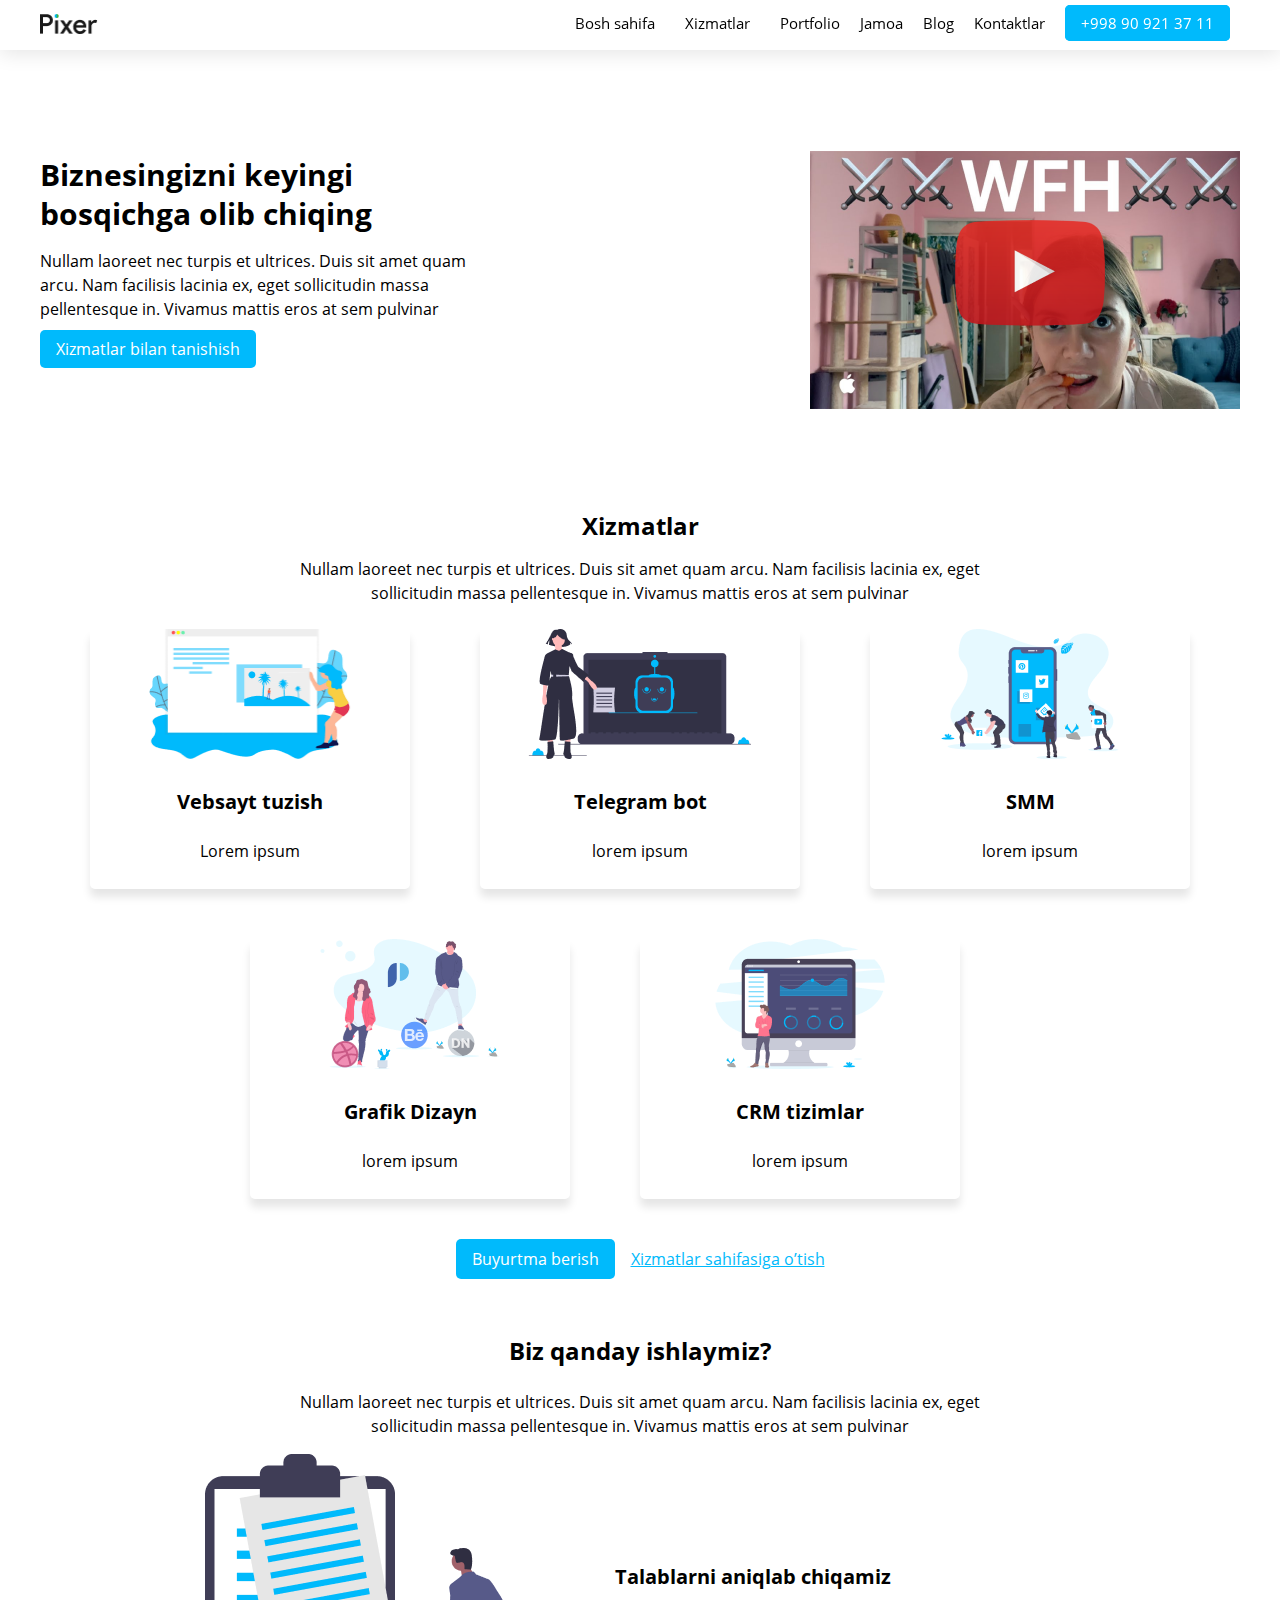
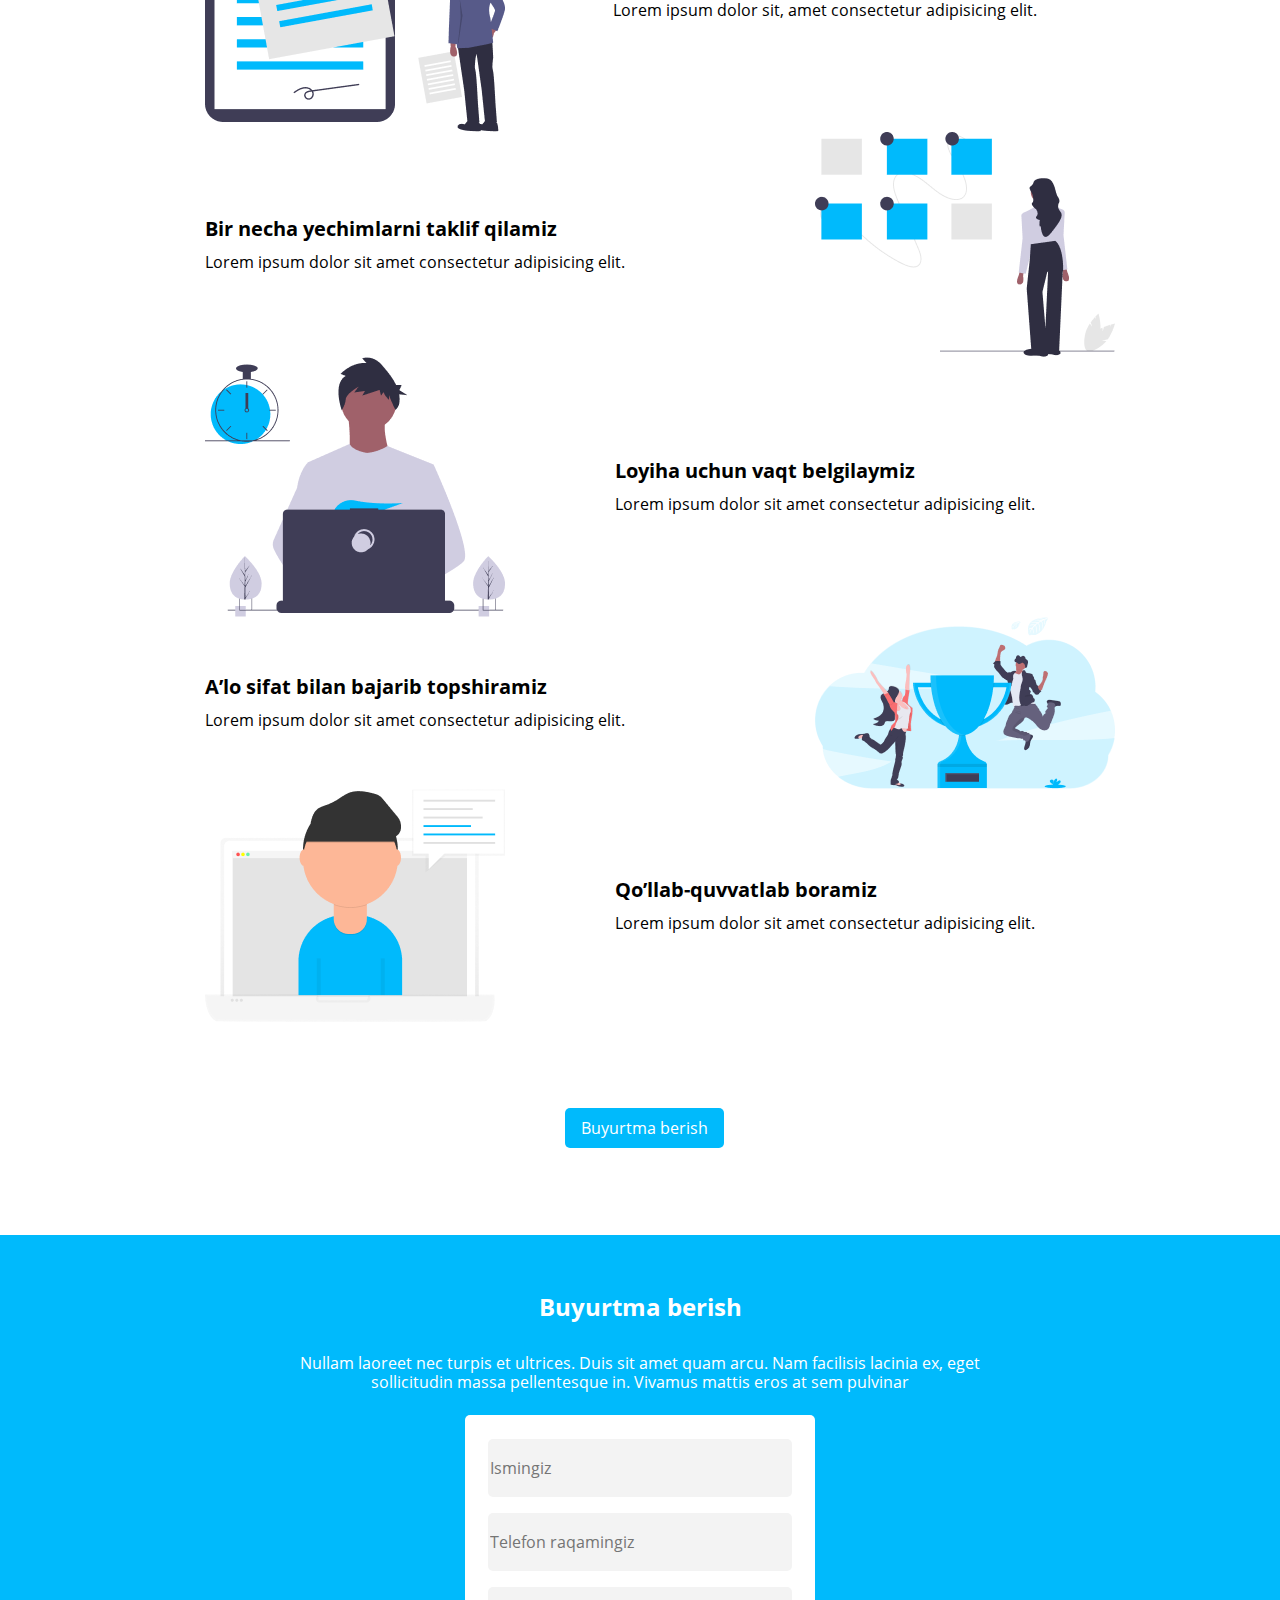
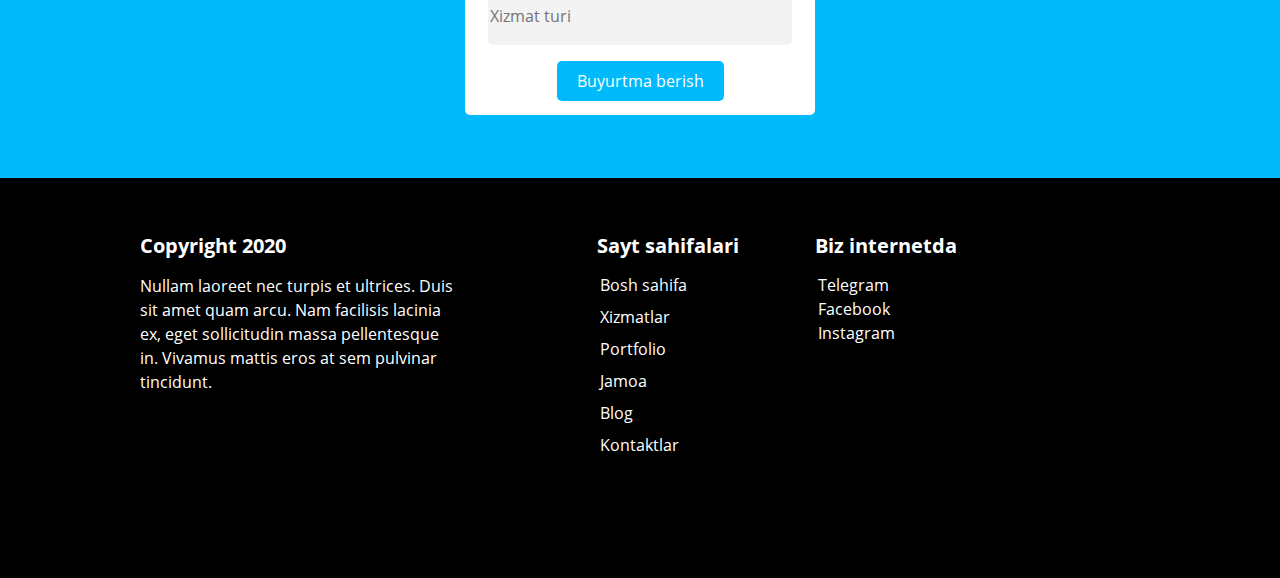
<file: index.html>
<!DOCTYPE html>
<html lang="en">
<head>
    <meta charset="UTF-8">
    <meta http-equiv="X-UA-Compatible" content="IE=edge">
    <meta name="viewport" content="width=device-width, initial-scale=1.0">
    <link rel="stylesheet" href="./css/normalize.css">
    <link rel="stylesheet" href="./css/fonts.css">
    <link rel="stylesheet" href="./css/style.css">
    <title>Pixer-exem project</title>
</head>
<body>
    <div class="main">
        <header>    
            <div class="container">        
                <div class="header-main">
                    <img src="./img/pixer-logo.png" srcset="./img/pixer-logo.png 1x, ./img/pixer-logo@2x.png 2x"  alt="logo" width="58" height="20">
                    <nav class="navbar">
                        <ul class="navbar-items">
                            <li class="nav-item"><a href="#">Bosh sahifa</a></li>
                            <li class="nav-item dropdown"><a class="nav-item" href="xizmatlar">Xizmatlar</a>
                                <ul class="dropdown-menu">
                                    <li><a href="#">Websayt</a></li>
                                    <li><a href="#">Telegram bot</a></li>
                                    <li><a href="#">SMM</a></li>
                                    <li><a href="#">Grafik dizayn</a></li>
                                    <li><a href="#">CRM tizim</a></li>
                                </ul>
                            </li>
                            <li class="nav-item"><a href="#">Portfolio</a></li>
                            <li class="nav-item"><a href="#">Jamoa</a></li>
                            <li class="nav-item"><a href="#">Blog</a></li>
                            <li class="nav-item"><a href="#">Kontaktlar</a></li>
                            <li class="nav-item-plus"><a href="#">+998 90 921 37 11</a></li>
                        </ul>
                    </nav>
                </div>
            </div>
        </header>
        <section class="youtube">
            <div class="container">
                <div class="youtube_main">
                    <div class="youtube-text">
                        <h2 class="youtube-text__header">Biznesingizni keyingi bosqichga olib chiqing</h2>
                        <p class="youtube-text__text">Nullam laoreet nec turpis et ultrices. Duis sit amet quam arcu. Nam facilisis lacinia ex, eget sollicitudin massa pellentesque in. Vivamus mattis eros at sem pulvinar</p>
                        <a class="youtube-text__link" href="#">Xizmatlar bilan tanishish</a>
                    </div>
                    <div class="youtube-images">
                        <a href="https://youtube.com">
                            <img class="youtube-2" src="./img/youtube-play-button.png" alt="youtube-2">
                        </a>
                    </div>
                </div>
            </div>
        </section>
        <section class="xizmatlar" id="xizmat">
            <div class="container">
                <h3 class="xizmatlar-header">Xizmatlar</h3>
                <p class="xizmatlar-text">Nullam laoreet nec turpis et ultrices. Duis sit amet quam arcu. Nam facilisis lacinia ex, eget sollicitudin massa pellentesque in. Vivamus mattis eros at sem pulvinar
                </p>
                <div class="xizmatlar-boxes">
                    <span class="x-box">
                        <img src="./img/website-illustration.png" srcset="./img/website-illustration.png 1x, ./img/website-illustration@2x.png 2x" alt="website-illustration" width="202" height="130">
                        <h4>Vebsayt tuzish</h4>
                        <p>Lorem ipsum</p>
                    </span>
                    <span class="x-box">
                        <img src="./img/bot-illustration.png" srcset="./img/bot-illustration.png 1x, ./img/bot-illustration@2x.png 2x" alt="bot-illustration">
                        <h4>Telegram bot</h4>
                        <p>lorem ipsum</p>
                    </span>
                    <span class="x-box">
                        <img src="./img/smm-illustration.png" srcset="./img/smm-illustration.png 1x, ./img/smm-illustration@2x.png 2x" alt="smm-illustration">
                        <h4>SMM</h4>
                        <p>lorem ipsum</p>
                    </span>
                    <span class="x-box">
                        <img src="./img/design-illustration.png" srcset="./img/design-illustration.png 1x, ./img/design-illustration@2x.png 2x" alt="design-illustration">
                        <h4>Grafik Dizayn</h4>
                        <p>lorem ipsum</p>
                    </span>
                    <span class="x-box"> 
                        <img src="./img/crm-illustration.png" srcset="./img/crm-illustration.png 1x, ./img/crm-illustration@2x.png 2x" alt="crm-illustration">
                        <h4>CRM tizimlar</h4>
                        <p>lorem ipsum</p>
                    </span>
                </div>
                <span class="xizmatlar-links">
                    <a class="x-link-1" href="#">Buyurtma berish</a>
                    <a class="x-link-2" href="#">Xizmatlar sahifasiga o’tish </a>
                </span>
            </div>
        </section>
        <section class="bizqandayish">
            <div class="container-1">
                <div class="bizqandayish-main">
                    <h3>Biz qanday ishlaymiz?</h3>
                    <p>Nullam laoreet nec turpis et ultrices. Duis sit amet quam arcu. Nam facilisis lacinia ex, eget sollicitudin massa pellentesque in. Vivamus mattis eros at sem pulvinar</p>
                    <ul class="bizqandayish-main__list">
                        <li class="_list-wrapper">
                            <img src="./img/step-illlustration1.png" srcset="./img/step-illlustration1.png 1x, ./img/step-illlustration1@2x.png 2x" alt="step-1">
                            <div class="_list-wrapper_main">
                                <h4>Talablarni aniqlab chiqamiz</h4>
                                <p>Lorem ipsum dolor sit, amet consectetur adipisicing elit.</p>
                            </div>
                        </li>
                        <li class="_list-wrapper reverse">
                            <img src="./img/step-illlustration2.png" srcset="./img/step-illlustration2.png 1x, ./img/step-illlustration2@2x.png 2x" alt="step-2">
                            <div class="_list-wrapper_main">
                                <h4>Bir necha yechimlarni taklif qilamiz</h4>
                                <p>Lorem ipsum dolor sit amet consectetur adipisicing elit.</p>
                            </div>
                        </li>
                        <li class="_list-wrapper">
                            <img src="./img/step-illustration3.png" srcset="./img/step-illustration3.png 1x, ./img/step-illustration3@2x.png 2x" alt="step-3">
                            <div class="_list-wrapper_main">
                                <h4>Loyiha uchun vaqt belgilaymiz</h4>
                                <p>Lorem ipsum dolor sit amet consectetur adipisicing elit.</p>
                            </div>
                            
                        </li>
                        <li class="_list-wrapper reverse">
                            <img src="./img/step-illustration4.png" srcset="./img/step-illustration4.png 1x, ./img/step-illustration4@2x.png 2x" alt="step-4">
                            <div class="_list-wrapper_main">
                                <h4>A’lo sifat bilan bajarib topshiramiz</h4>
                                <p>Lorem ipsum dolor sit amet consectetur adipisicing elit.</p>
                            </div>
                        </li>
                        <li class="_list-wrapper">
                            <img src="./img/step-illustration5.png" srcset="./img/step-illustration5.png 1x, ./img/step-illustration5@2x.png 2x" alt="step-5">
                            <div class="_list-wrapper_main">
                                <h4>Qo’llab-quvvatlab boramiz</h4>
                                <p>Lorem ipsum dolor sit amet consectetur adipisicing elit.</p>
                            </div>
                        </li>
                    </ul>
                </div><a class="-main__link" href="#">Buyurtma berish</a>
            </div>  
        </section>
        <section class="buyurtma">
            <h4>Buyurtma berish</h4>
            <p>Nullam laoreet nec turpis et ultrices. Duis sit amet quam arcu. Nam facilisis lacinia ex, eget sollicitudin massa pellentesque in. Vivamus mattis eros at sem pulvinar</p>
            <div class="buyurtma-box">
                <form class="form" action="https://echo.htmlacademy.com" method="POST">
                    <input type="text" required id="name" placeholder="Ismingiz">
                    <input type="text" required id="number" placeholder="Telefon raqamingiz"><br>
                    <input list="browsers" name="browser" id="browser" required placeholder="Xizmat turi">
                    <datalist id="browsers">
                        <option value="Edge">
                            <option value="Firefox">
                                <option value="Chrome">
                                    <option value="Opera">
                                        <option value="Safari">
                                        </datalist>
                                        <button type="submit">Buyurtma berish</button>
                                    </form>
                                </div>
                            </section>
                            <footer>
                                <div class="container">
                                    <div class="footer-main">
                                        <div class="footer-block hover">
                                            <h4>Copyright 2020</h4>
                                            <p>Nullam laoreet nec turpis et ultrices. Duis sit amet quam arcu. Nam facilisis lacinia ex, eget sollicitudin massa pellentesque in. Vivamus mattis eros at sem pulvinar tincidunt.</p>
                                        </div>
                                        <div class="footer-block-2">
                                            <h4>Sayt sahifalari</h4>
                                            <ul class="footer-list hover">
                                                <li><a href="#">Bosh sahifa</a></li>
                                                <li><a href="#">Xizmatlar</a></li>
                                                <li><a href="#">Portfolio</a></li>
                                                <li><a href="#">Jamoa</a></li>
                                                <li><a href="#">Blog</a></li>
                                                <li><a href="#">Kontaktlar</a></li>
                                            </ul>
                                        </div>
                                        <div class="footer-block-3">
                                            <h4>Biz internetda</h4>
                                            <ul class="footer-block-3__list hover">
                                                <li><a href="#">Telegram</a></li>
                                                <li><a href="#">Facebook</a></li>
                                                <li><a href="#">Instagram</a></li>
                                            </ul>
                                        </div>
                                    </div>
                                </div>
                            </footer>
                        </div>  
                    </div>
                </body>
                </html>
</file>
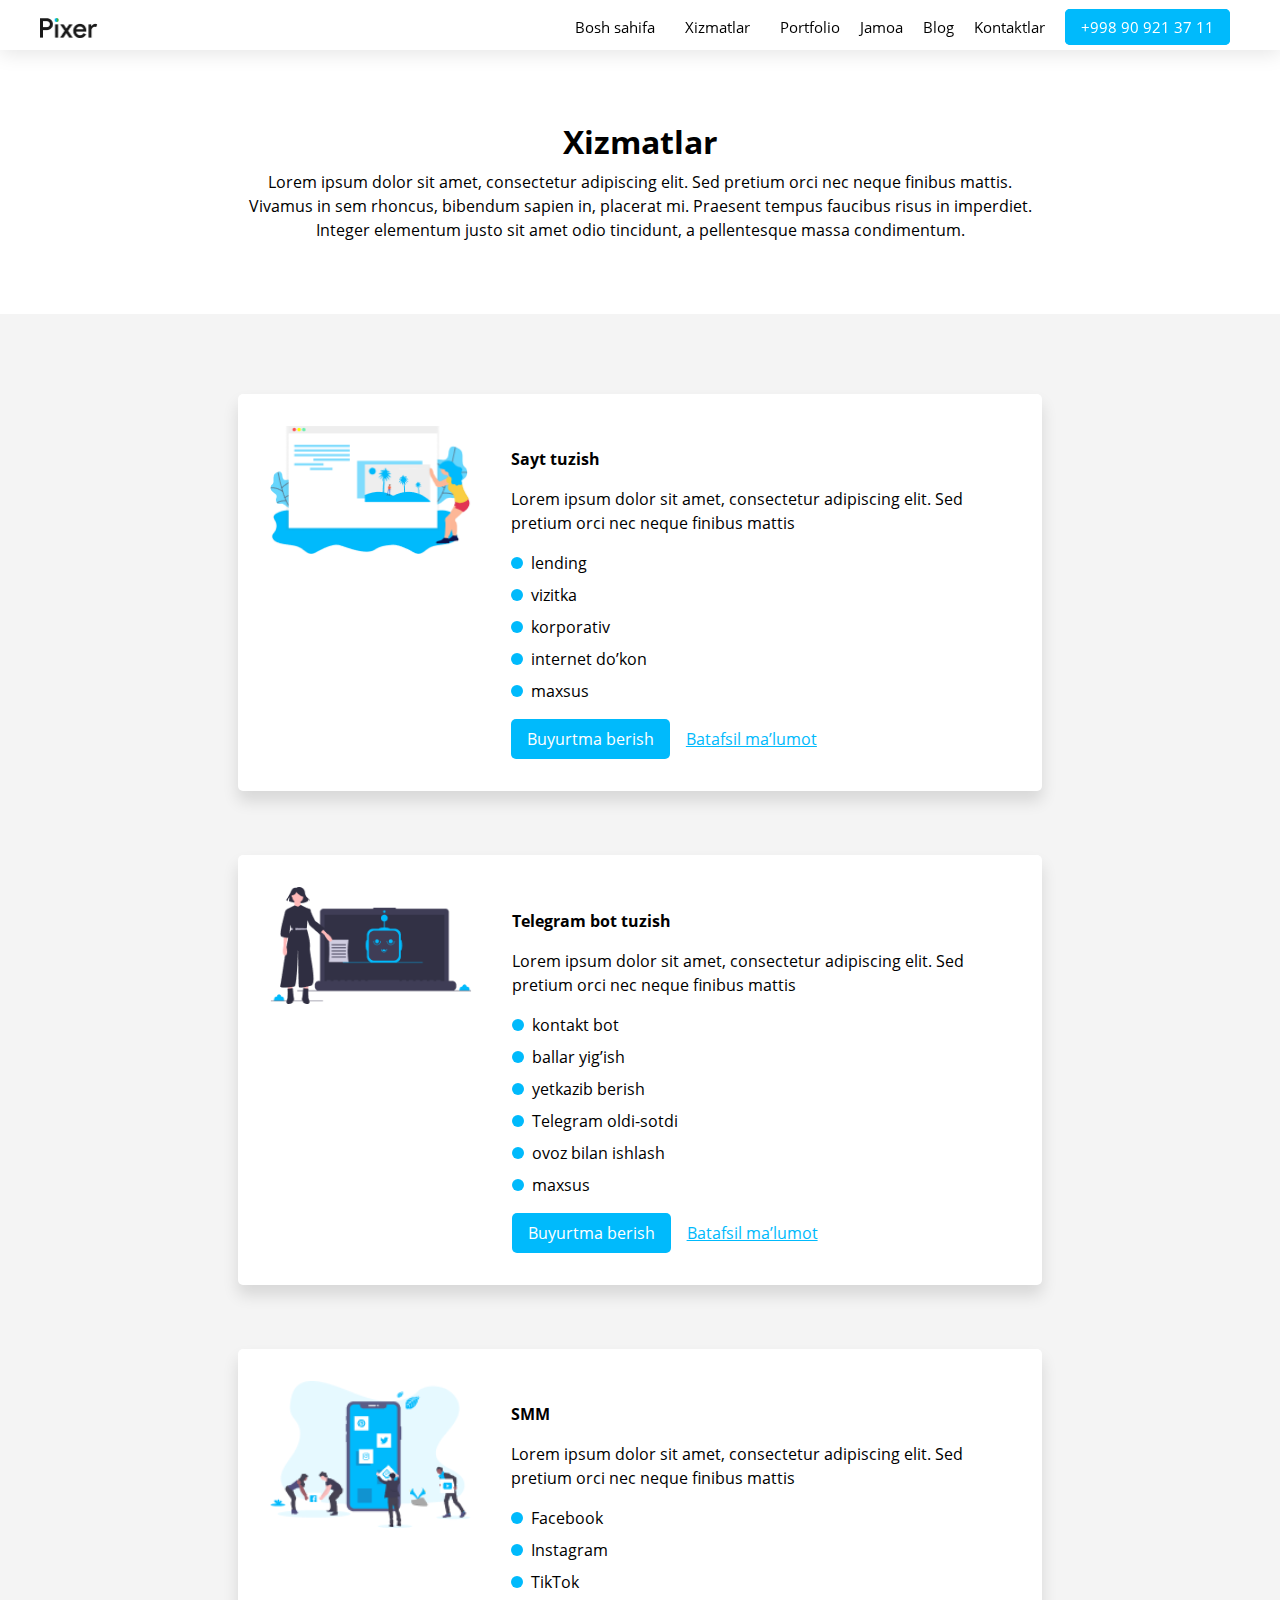
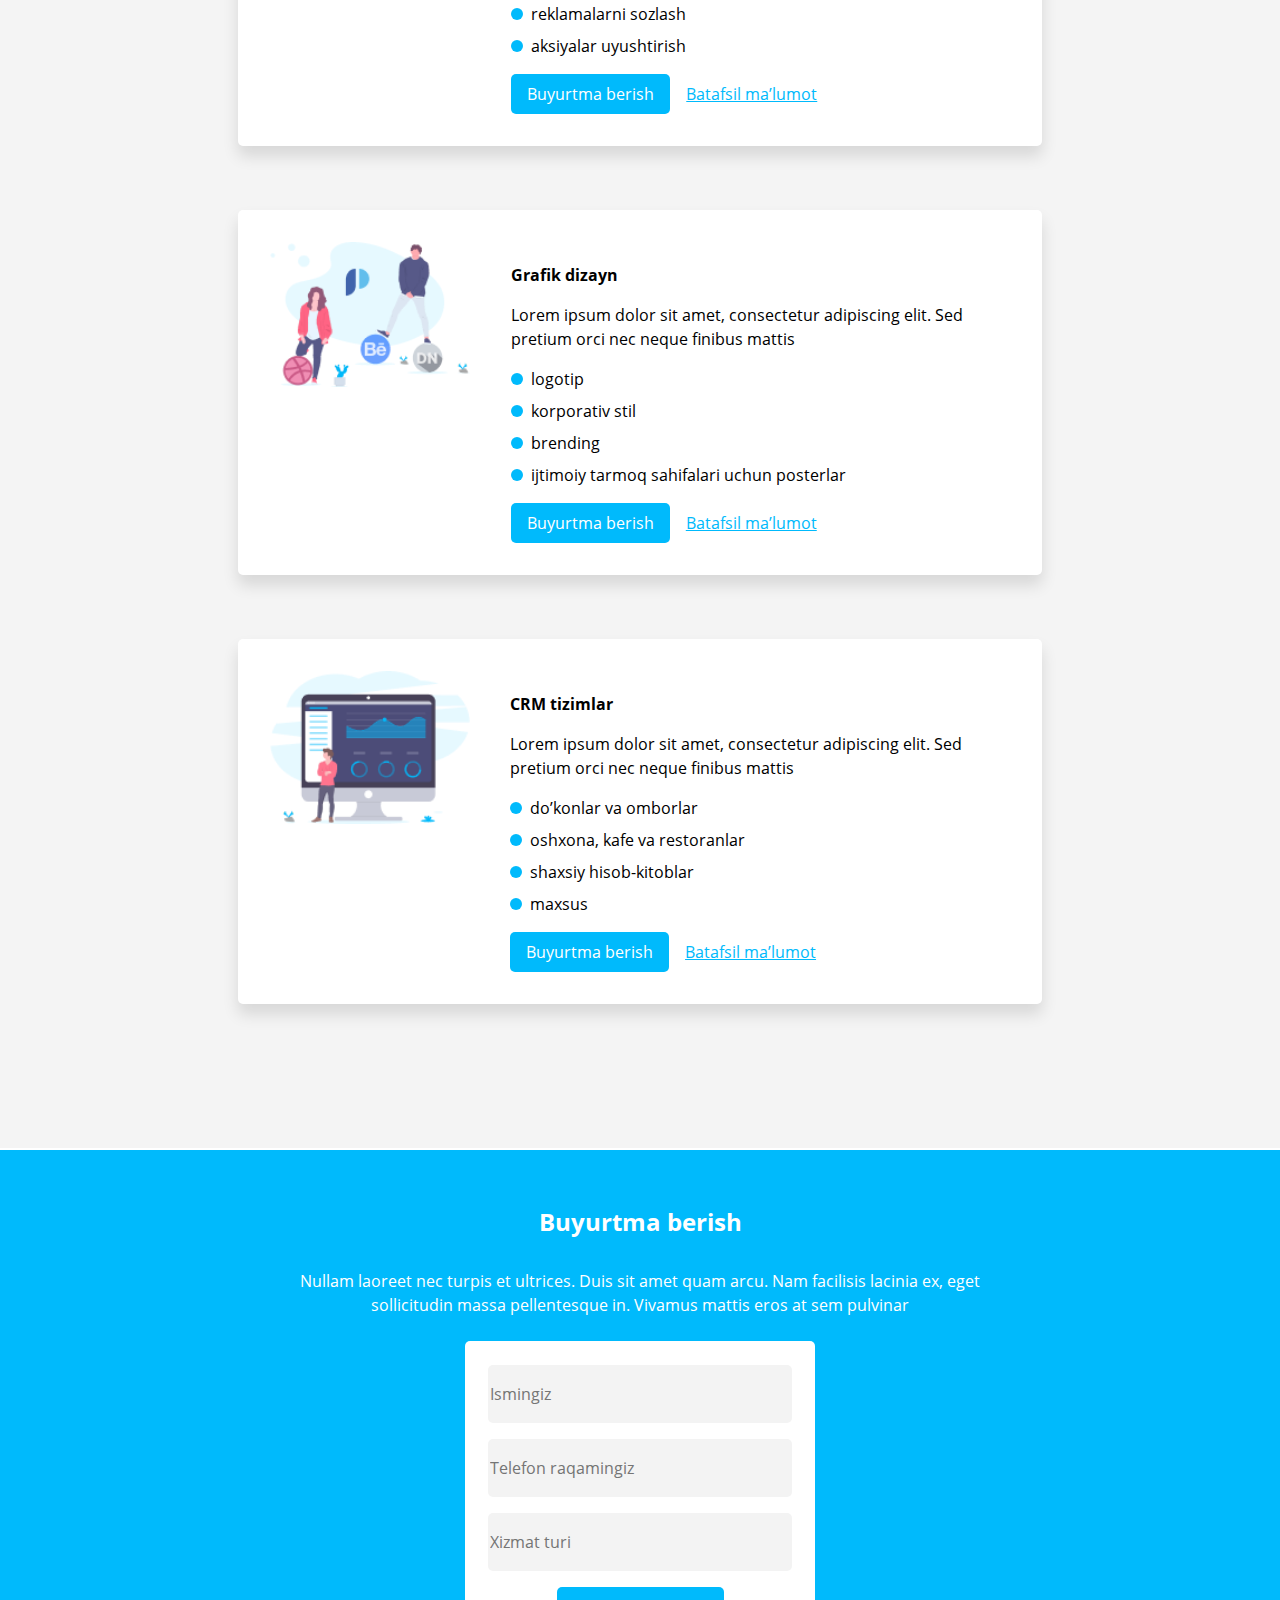
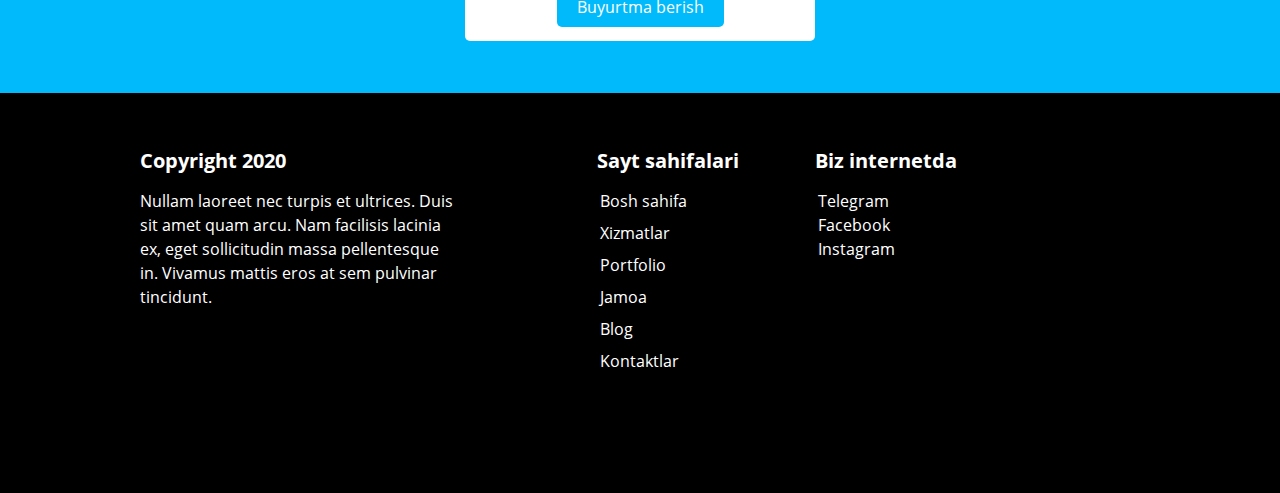
<file: xizmatlar.html>
<!DOCTYPE html>
<html lang="en">
<head>
    <meta charset="UTF-8">
    <meta http-equiv="X-UA-Compatible" content="IE=edge">
    <meta name="viewport" content="width=device-width, initial-scale=1.0">
    <link rel="stylesheet" href="./css/normalize.css">
    <link rel="stylesheet" href="./css/fonts.css">
    <link rel="stylesheet" href="./css/xiz-style.css">
    <title>Xizmatlar</title>
</head>
<body>
    <div class="main">
        <header>    
            <div class="container">        
                <div class="header-main">
                    <img src="./img/pixer-logo.png" srcset="./img/pixer-logo.png 1x, ./img/pixer-logo@2x.png 2x"  alt="logo" width="58" height="20">
                    <nav class="navbar">
                        <ul class="navbar-items">
                            <li class="nav-item"><a href="#">Bosh sahifa</a></li>
                            <li class="nav-item dropdown"><a class="nav-item" href="xizmatlar.html">Xizmatlar</a>
                                <ul class="dropdown-menu">
                                    <li><a href="#">Websayt</a></li>
                                    <li><a href="#">Telegram bot</a></li>
                                    <li><a href="#">SMM</a></li>
                                    <li><a href="#">Grafik dizayn</a></li>
                                    <li><a href="#">CRM tizim</a></li>
                                </ul>
                            </li>
                            <li class="nav-item"><a href="#">Portfolio</a></li>
                            <li class="nav-item"><a href="#">Jamoa</a></li>
                            <li class="nav-item"><a href="#">Blog</a></li>
                            <li class="nav-item"><a href="#">Kontaktlar</a></li>
                            <li class="nav-item-plus"><a href="#">+998 90 921 37 11</a></li>
                        </ul>
                    </nav>
                </div>
            </div>
        </header>
        <div class="xiz-head">
            <h1>Xizmatlar</h1>
            <p>Lorem ipsum dolor sit amet, consectetur adipiscing elit. Sed pretium orci nec neque finibus mattis. Vivamus in sem rhoncus, bibendum sapien in, placerat mi. Praesent tempus faucibus risus in imperdiet. Integer elementum justo sit amet odio tincidunt, a pellentesque massa condimentum.</p>
        </div>
        <main class="xiz-blocks">
            <div class="xiz-box">
                <img src="./img/website-illustration.png" srcset="./img/website-illustration.png 1x, ./img/website-illustration@2x.png 2x" alt="website-illustration" width="202" height="128">
                <div class="xiz-box-main">
                    <h4>Sayt tuzish</h4>
                    <p>Lorem ipsum dolor sit amet, consectetur adipiscing elit. Sed pretium orci nec neque finibus mattis</p>
                    <ul class="xiz-box-list">
                        <li class="box-item">lending</li>
                        <li class="box-item">vizitka</li>
                        <li class="box-item">korporativ</li>
                        <li class="box-item">internet do’kon</li>
                        <li class="box-item">maxsus</li>
                    </ul>
                    <span class="xiz-box-main_link"><a href="#" class="link1">Buyurtma berish</a><a href="#" class="link2">Batafsil ma’lumot</a></span>
                </div>
            </div>
            <div class="xiz-box">
                <img src="./img/bot-illustration.png" srcset="./img/bot-illustration.png 1x, ./img/bot-illustration@2x.png 2x" alt="bot-illustration" width="202" height="117">
                <div class="xiz-box-main">
                    <h4>Telegram bot tuzish</h4>
                    <p>Lorem ipsum dolor sit amet, consectetur adipiscing elit. Sed pretium orci nec neque finibus mattis</p>
                    <ul class="xiz-box-list">
                        <li class="box-item">kontakt bot</li>
                        <li class="box-item">ballar yig’ish</li>
                        <li class="box-item">yetkazib berish</li>
                        <li class="box-item">Telegram oldi-sotdi</li>
                        <li class="box-item">ovoz bilan ishlash</li>
                        <li class="box-item">maxsus</li>
                    </ul>
                    <span class="xiz-box-main_link"><a href="#" class="link1">Buyurtma berish</a><a href="#" class="link2">Batafsil ma’lumot</a></span>
                </div>
            </div>
            <div class="xiz-box">
                <img src="./img/smm-illustration.png" srcset="./img/smm-illustration.png 1x, ./img/smm-illustration@2x.png 2x" alt="smm-illustration" width="202" height="147">
                <div class="xiz-box-main">
                    <h4>SMM</h4>
                    <p>Lorem ipsum dolor sit amet, consectetur adipiscing elit. Sed pretium orci nec neque finibus mattis</p>
                    <ul class="xiz-box-list">
                        <li class="box-item">Facebook</li>
                        <li class="box-item">Instagram</li>
                        <li class="box-item">TikTok</li>
                        <li class="box-item">reklamalarni sozlash</li>
                        <li class="box-item">aksiyalar uyushtirish</li>
                    </ul>
                    <span class="xiz-box-main_link"><a href="#" class="link1">Buyurtma berish</a><a href="#" class="link2">Batafsil ma’lumot</a></span>
                </div>
            </div>
            <div class="xiz-box">
                <img src="./img/design-illustration.png" srcset="./img/design-illustration.png 1x, ./img/design-illustration@2x.png 2x" alt="design-illustration" width="202" height="145">
                <div class="xiz-box-main">
                    <h4>Grafik dizayn</h4>
                    <p>Lorem ipsum dolor sit amet, consectetur adipiscing elit. Sed pretium orci nec neque finibus mattis</p>
                    <ul class="xiz-box-list">
                        <li class="box-item">logotip </li>
                        <li class="box-item">korporativ stil</li>
                        <li class="box-item">brending</li>
                        <li class="box-item">ijtimoiy tarmoq sahifalari uchun posterlar</li>
                    </ul>
                    <span class="xiz-box-main_link"><a href="#" class="link1">Buyurtma berish</a><a href="#" class="link2">Batafsil ma’lumot</a></span>
                </div>
            </div> 
            <div class="xiz-box">
                <img src="./img/crm-illustration.png" srcset="./img/crm-illustration.png 1x, ./img/crm-illustration@2x.png 2x" alt="crm-illustration" width="202" height="153">
                <div class="xiz-box-main">
                    <h4>CRM tizimlar</h4>
                    <p>Lorem ipsum dolor sit amet, consectetur adipiscing elit. Sed pretium orci nec neque finibus mattis</p>
                    <ul class="xiz-box-list">
                        <li class="box-item">do’konlar va omborlar</li>
                        <li class="box-item">oshxona, kafe va restoranlar</li>
                        <li class="box-item">shaxsiy hisob-kitoblar</li>
                        <li class="box-item">maxsus</li>
                    </ul>
                    <span class="xiz-box-main_link"><a href="#" class="link1">Buyurtma berish</a><a href="#" class="link2">Batafsil ma’lumot</a></span>
                </div>
            </div>
        </main>
        <section class="buyurtma">
            <h4>Buyurtma berish</h4>
            <p>Nullam laoreet nec turpis et ultrices. Duis sit amet quam arcu. Nam facilisis lacinia ex, eget sollicitudin massa pellentesque in. Vivamus mattis eros at sem pulvinar</p>
            <div class="buyurtma-box">
                <form class="form" action="https://echo.htmlacademy.com" method="POST">
                    <input type="text" required id="name" placeholder="Ismingiz">
                    <input type="text" required id="number" placeholder="Telefon raqamingiz"><br>
                    <input list="browsers" name="browser" id="browser" required placeholder="Xizmat turi">
                    <datalist id="browsers">
                        <option value="Edge">
                            <option value="Firefox">
                                <option value="Chrome">
                                    <option value="Opera">
                                        <option value="Safari">
                                        </datalist>
                                        <button type="submit">Buyurtma berish</button>
                                    </form>
                                </div>
                            </section>
                            <footer>
                                <div class="container">
                                    <div class="footer-main">
                                        <div class="footer-block hover">
                                            <h4>Copyright 2020</h4>
                                            <p>Nullam laoreet nec turpis et ultrices. Duis sit amet quam arcu. Nam facilisis lacinia ex, eget sollicitudin massa pellentesque in. Vivamus mattis eros at sem pulvinar tincidunt.</p>
                                        </div>
                                        <div class="footer-block-2">
                                            <h4>Sayt sahifalari</h4>
                                            <ul class="footer-list hover">
                                                <li><a href="#">Bosh sahifa</a></li>
                                                <li><a href="#">Xizmatlar</a></li>
                                                <li><a href="#">Portfolio</a></li>
                                                <li><a href="#">Jamoa</a></li>
                                                <li><a href="#">Blog</a></li>
                                                <li><a href="#">Kontaktlar</a></li>
                                            </ul>
                                        </div>
                                        <div class="footer-block-3">
                                            <h4>Biz internetda</h4>
                                            <ul class="footer-block-3__list hover">
                                                <li><a href="#">Telegram</a></li>
                                                <li><a href="#">Facebook</a></li>
                                                <li><a href="#">Instagram</a></li>
                                            </ul>
                                        </div>
                                    </div>
                                </div>
                            </footer>
                        </div> 
                    </body>
                    </html>
</file>
<file: css/fonts.css>
/* open-sans-regular - latin */
@font-face {
    font-family: 'Open Sans';
    font-style: normal;
    font-weight: 400;
    src: local(''),
         url('../fonts/open-sans-v18-latin-regular.woff2') format('woff2'), /* Chrome 26+, Opera 23+, Firefox 39+ */
         url('../fonts/open-sans-v18-latin-regular.woff') format('woff'); /* Chrome 6+, Firefox 3.6+, IE 9+, Safari 5.1+ */
  }
  /* open-sans-700 - latin */
  @font-face {
    font-family: 'Open Sans';
    font-style: normal;
    font-weight: 700;
    src: local(''),
         url('../fonts/open-sans-v18-latin-700.woff2') format('woff2'), /* Chrome 26+, Opera 23+, Firefox 39+ */
         url('../fonts/open-sans-v18-latin-700.woff') format('woff'); /* Chrome 6+, Firefox 3.6+, IE 9+, Safari 5.1+ */
  }
</file>
<file: css/style.css>
body{
    margin: 0;
    font-family: 'Open Sans', sans-serif;
    font-weight: 400;
    margin-top: 130px;
}
.container{
    width: 1200px;
    margin: 0 auto;
}
.container-1{
    width: 950px;
    margin: 0 auto;
}

/* ----HEADER---- */

header{
    position: fixed;
    top: 0;
    left: 0;
    right: 0;
    height: 50px;
    font-size: 15px;
    background: #FFFFFF;
    box-shadow: 0px 4px 20px rgba(0, 0, 0, 0.1);
    z-index: 100;
}
.header-main{
    display: flex;
    align-items: center;
}
.navbar{
    margin-left: auto;
}
.navbar-items{
    display: flex;
    margin: 0;
}
.nav-item{
    padding-left: 10px;
    padding-right: 10px;
    list-style-type: none;
    padding-bottom: 16px;
    padding-top: 15px ;
    
}
.nav-item:hover{
    border-bottom: 3px solid black;
}
.nav-item:active{
    background: rgba(25, 25, 25, 0.7);
}
.nav-item a{
    text-decoration: none;
    color: black;
}
.nav-item a:active{
    color: white;
}
.nav-item-plus{
    margin-top: 15px;
    padding-left: 10px;
    padding-right: 10px;
    list-style-type: none;
    text-decoration: none;
}
.nav-item-plus a{
    color: white;
    text-decoration: none;
    padding: 6px 14px;
    background-color: #00bafc;
    border-radius: 5px;
    border: 2px solid #00bafc;
}
.nav-item-plus a:hover{
    color: #00bafc;
    background-color: white;
    border: 2px solid #00bafc;
    box-sizing: content-box;
}
.nav-item-plus a:active{
    background-color: #00bafc;
    border-radius: 5px;
    border: 2px solid #00bafc;
    opacity: 0.5;
    color: white;
}
.dropdown{
    position: relative;
    list-style-type: none;
    transition: all .5 ease;
}
.dropdown:hover .dropdown-menu{
    display: block;
    position: absolute;
    width: 150px;
    top: 55px;
    left: 0px;
    padding-top: 5px;
    box-shadow: 0px 4px 24px rgba(0, 0, 0, 0.1);
    border-radius: 5px;
}
.dropdown-menu{
    display: none;
    list-style-type: none;
    background-color: rgb(255, 255, 255);
    padding: 0;
    border-radius: 5px;
    width: 100px;
}
.dropdown-menu a{
    display: block;
    padding: 16px;
    text-decoration: none;
    color: black;
}
.dropdown-menu a:active{
    background-color: #00bafc;
    color: #FFF;
    opacity: 0.6;
}
.dropdown-menu a:hover{
    background-color: #00bafc;
    color: #FFF;
}
/* ----HEADER END---- */

/* ----YOUTUBE SECTION---- */

.youtube{
    margin-bottom: 80px;
}
.youtube_main{
    height: 300px;
    display: flex;
    
}
.youtube-text{
    width: 500px;
}
.youtube-text__header{
    font-weight: 700;
    font-size: 30px;
    line-height: 130%;
    margin-bottom: 16px;
}
.youtube-text__text{
    font-size: 16px;
    line-height: 24px;  
    margin-bottom: 16px;
}
.youtube-text__link{
    padding: 8px 16px;
    line-height: 24px;
    text-decoration: none;
    background-color: #00bafc;
    color: white;
    border-radius: 5px;
}
.youtube-text__link:hover{
    background: rgba(0, 186, 252, 0.8);
}
.youtube-text__link:active{
    background: rgba(0, 186, 252, 0.6);
    
}
.youtube-images{
    width: 500px;
    margin-left: 340px;
    background-image: url("../img/youtube.png");
    background-repeat: no-repeat;
    background-position: left center;
    background-size: 458px 258px;
}
.youtube-2{
    transform: translate(145px, 90px);
}

/* ----YOUTUBE SECTION END---- */

/* ----XIZMATLAR SECTION---- */

.xizmatlar-header{
    font-weight: 700;
    font-size: 24px;
    line-height: 130%;
    text-align: center;
    margin-bottom: 16px;
}
.xizmatlar-text{
    width: 750px;
    margin: 0 auto;
    line-height: 24px;
    text-align: center;
    margin-bottom: 24px;
}
.xizmatlar-boxes{
    display: flex;
    flex-wrap: wrap;
    justify-content: center;
}
.x-box{
    width: 320px;
    height: 260px;
    box-shadow: 0px 8px 8px rgba(0, 0, 0, 0.1);
    border-radius: 5px;
    margin-right: 70px;
    text-align: center;
    margin-bottom: 50px;
}
.x-box:hover{
    box-shadow: 0px 12px 21px rgba(0, 0, 0, 0.1);
}
.x-box:active{
    box-shadow: 0px 4px 4px rgba(0, 0, 0, 0.2);
}

.x-box:nth-child(3){
    margin-right: 0;
}
.x-box:nth-child(4){
    margin-bottom:40px;
}
.x-box:nth-child(5){
    margin-bottom:40px;
}
.x-box h4{
    font-weight: 700;
    font-size: 20px;
    line-height: 130%;
}
.xizmatlar-links{
    display: flex;
    justify-content: center;
    align-items: center;
    margin-bottom: 56px;
}
.x-link-1{
    text-decoration: none;
    padding: 8px 16px;
    line-height: 24px;
    background-color: #00bafc;
    color: white;
    border-radius: 5px;
    margin-right: 16px;
}
.x-link-1:hover{
    background: rgba(0, 186, 252, 0.8);
}
.x-link-1:active{
    background: rgba(0, 186, 252, 0.6);
}
.x-link-2{
    color: #00bafc;
}
/* ----XIZMATLAR SECTION END---- */

/* ----BIZQNDAYISH SECTION---- */

.bizqandayish-main h3{
    font-size: 24px;
    line-height: 130%;
    text-align: center;
    margin-top: 56px;
}
.bizqandayish-main p{
    width: 700px;
    line-height: 24px;
    text-align: center;
    margin: 0 auto;
}
._list-wrapper{
    display: flex;
    justify-content: space-between;
    align-items: center;
    list-style-type: none;
}
._list-wrapper img{
    width: 300px;
    
}
._list-wrapper_main{
    width: 500px;
}
._list-wrapper_main h4{
    font-size: 20px;
    line-height: 130%;
    margin: 0;
    margin-bottom: 8px;
}
._list-wrapper_main p{
    margin-left: -140px;
}
.reverse{
    display: flex;
    flex-direction: row-reverse;
}
.-main__link{
    display: inline-block ;
    margin-left: 400px;
    text-decoration: none;
    padding: 8px 16px;
    line-height: 24px;
    
    background-color: #00bafc;
    color: white;
    border-radius: 5px;
    margin-top: 70px;
    margin-bottom: 55px;
}
.-main__link:hover{
    background: rgba(0, 186, 252, 0.8);
}
.-main__link:active{
    background: rgba(0, 186, 252, 0.6);
}
/* ----BIZQNDAYISH SECTION END---- */


/* ----BUYURTMA BERISH---- */

.buyurtma{
    height: 543px;
    background-color: #00bafc;
}
.buyurtma h4{
    color: white;
    text-align: center;
    padding-top: 56px;
    font-size: 24px;
    line-height: 130%;
}
.buyurtma p{
    text-align: center;
    width: 700px;
    margin: 0 auto;
    color: white;
    margin-bottom: 24px;
}
.buyurtma-box{
    width: 350px;
    height: 300px;
    background-color: white;
    margin: 0 auto;
    border-radius: 5px;
}

/* ----BUYURTMA BERISH END---- */

/* ----BUYURTMA SECTION---- */

.form {
    text-align: center;
    color: black;
    margin-top: 24px;
}
input{
    color: black;
    width: 300px;
    height: 56px;
    background-color: #F3F3F3;
    border:none;
    margin-bottom: 16px;
    border-radius: 5px;
    
} 
input:nth-child(1){
    margin-top: 24px;
}
button{
    border: none;
    background-color: #00bafc;
    width: 167px;
    height: 40px;
    color: white;
    border-radius: 5px;
}

/* ----BUYURTMA SECTION END---- */

/* ----FOOTER SECTION---- */
footer{
    background-color: black;
    width: 100%;
    height: 400px;
}
.footer-main{
    padding: 56px 408px 56px 100px;
    display: flex;
}
.footer-block{
    color: white;
}
.footer-block h4{
    margin: 0;
    font-weight: 700;
    font-size: 20px;
    line-height: 24px;
}
.footer-block p{
    width: 320px;
    line-height: 24px;
    margin-right: 100px;
}
.footer-list li{
    list-style-type: none;
    margin-bottom: 8px;
}
.footer-list a{
    text-decoration: none;
    color: white;
    line-height: 24px;
    
}
.footer-block-2 h4{    
    width: 100%;
    margin: 0;
    font-weight: 700;
    font-size: 20px;
    color: white;
    margin-left: 37px;
    padding-right: 87px;
}
.footer-block-3 h4{    
    width: 150px;
    margin: 0;
    padding-left: 37px;
    font-weight: 700;
    font-size: 20px;
    color: white;
}
.footer-block-3 a{
    text-decoration: none;
    color: white;
    padding-top: 8px;
    line-height: 24px;
}
.footer-block-3__list{
    list-style-type: none;
}
.hover a:hover{
    color: #00bafc;
}
.hover:active{
    color: #00bafc;
    opacity: 0.6;
}


/* ----FOOTER SECTION END---- */
</file>
<file: css/xiz-style.css>
body{
    margin: 0;
    font-family: 'Open Sans', sans-serif;
    font-weight: 400;
    margin-top: 130px;
    line-height: 24px;
}
.container{
    width: 1200px;
    margin: 0 auto;
}
.container-1{
    width: 950px;
    margin: 0 auto;
}

/* ----HEADER---- */

header{
    position: fixed;
    top: 0;
    left: 0;
    right: 0;
    height: 50px;
    font-size: 15px;
    background: #FFFFFF;
    box-shadow: 0px 4px 20px rgba(0, 0, 0, 0.1);
    z-index: 100;
}
.header-main{
    display: flex;
    align-items: center;
}
.navbar{
    margin-left: auto;
}
.navbar-items{
    display: flex;
    margin: 0;
}
.nav-item{
    padding-left: 10px;
    padding-right: 10px;
    list-style-type: none;
    padding-bottom: 16px;
    padding-top: 15px ;
    
}
.nav-item:hover{
    border-bottom: 3px solid black;
}
.nav-item:active{
    background: rgba(25, 25, 25, 0.7);
}
.nav-item a{
    text-decoration: none;
    color: black;
}
.nav-item a:active{
    color: white;
}
.nav-item-plus{
    margin-top: 15px;
    padding-left: 10px;
    padding-right: 10px;
    list-style-type: none;
    text-decoration: none;
}
.nav-item-plus a{
    color: white;
    text-decoration: none;
    padding: 6px 14px;
    background-color: #00bafc;
    border-radius: 5px;
    border: 2px solid #00bafc;
}
.nav-item-plus a:hover{
    color: #00bafc;
    background-color: white;
    border: 2px solid #00bafc;
    box-sizing: content-box;
}
.nav-item-plus a:active{
    background-color: #00bafc;
    border-radius: 5px;
    border: 2px solid #00bafc;
    opacity: 0.5;
    color: white;
}
.dropdown{
    position: relative;
    list-style-type: none;
    transition: all .5 ease;
}
.dropdown:hover .dropdown-menu{
    display: block;
    position: absolute;
    width: 150px;
    top: 55px;
    left: 0px;
    padding-top: 5px;
    box-shadow: 0px 4px 24px rgba(0, 0, 0, 0.1);
    border-radius: 5px;
}
.dropdown-menu{
    display: none;
    list-style-type: none;
    background-color: rgb(255, 255, 255);
    padding: 0;
    border-radius: 5px;
    width: 100px;
}
.dropdown-menu a{
    display: block;
    padding: 16px;
    text-decoration: none;
    color: black;
}
.dropdown-menu a:active{
    background-color: #00bafc;
    color: #FFF;
    opacity: 0.6;
}
.dropdown-menu a:hover{
    background-color: #00bafc;
    color: #FFF;
}
/* ----HEADER END---- */

/* ----XIZ-MAIN---- */

.xiz-head h1{
    text-align: center;
    font-weight: 700;
    margin-top: 72px;
    margin-bottom: 16px;
}
.xiz-head p{
    width: 800px;
    margin: 0 auto;
    margin-bottom: 72px;
    line-height: 24px;
    text-align: center;
}
.xiz-blocks{
    background-color: #f4f4f4;
    padding-top: 80px;
    padding-bottom: 80px;
    margin-bottom: -30px;
}
.xiz-box{
    width: 804px;
    background-color: #fff;
    margin: 0 auto;
    margin-bottom: 64px;
    box-shadow: 0px 10px 16px rgba(0, 0, 0, 0.12);
    border-radius: 5px;
    display: flex;
}
.xiz-box img{
    margin-top: 32px;
    margin-left: 32px;
    margin-right: 40px;
}
.xiz-box-main{
    margin-top: 32px;
    margin-right: 32px;
    margin-bottom: 32px;
}
.xiz-box-main h4{
    font-weight: 700;
    margin-bottom: 16px;
}
.xiz-box-list{
    list-style-type: none;
    padding-left: 20px;
} 
.box-item{
    position: relative;
    display: flex;
    align-items: center;
    margin-bottom: 8px;
}
.box-item::before{
    position: absolute;
    left:-20px;
    content:" ";
    background-color: #00BAFC;    
    width: 12px;
    height: 12px;
    border-radius:50%;
}
.xiz-box-main_link{
    display: flex;
    align-items: center;
}
.link1{
    padding: 8px 16px;
    background-color: #00BAFC;
    border-radius: 5px;
    margin-right: 16px;
    color: #fff;
    text-decoration: none;
}
.link1:active{
    background-color: #00bafc;
    opacity: 0.6;
}
.link2{
    color: #00BAFC;
}

.link2:active{
    color: #00bafc;
    opacity: 0.6;
}
/* ----XIZ-MAIN END ---- */


/* ----BUYURTMA BERISH---- */

.buyurtma{
    height: 543px;
    background-color: #00bafc;
}
.buyurtma h4{
    color: white;
    text-align: center;
    padding-top: 56px;
    font-size: 24px;
    line-height: 130%;
}
.buyurtma p{
    text-align: center;
    width: 700px;
    margin: 0 auto;
    color: white;
    margin-bottom: 24px;
}
.buyurtma-box{
    width: 350px;
    height: 300px;
    background-color: white;
    margin: 0 auto;
    border-radius: 5px;
}

/* ----BUYURTMA BERISH END---- */

/* ----BUYURTMA SECTION---- */

.form {
    text-align: center;
    color: black;
    margin-top: 24px;
}
input{
    color: black;
    width: 300px;
    height: 56px;
    background-color: #F3F3F3;
    border:none;
    margin-bottom: 16px;
    border-radius: 5px;
    
} 
input:nth-child(1){
    margin-top: 24px;
}
button{
    border: none;
    background-color: #00bafc;
    width: 167px;
    height: 40px;
    color: white;
    border-radius: 5px;
}

/* ----BUYURTMA SECTION END---- */

/* ----FOOTER SECTION---- */
footer{
    background-color: black;
    width: 100%;
    height: 400px;
}
.footer-main{
    padding: 56px 408px 56px 100px;
    display: flex;
}
.footer-block{
    color: white;
}
.footer-block h4{
    margin: 0;
    font-weight: 700;
    font-size: 20px;
    line-height: 24px;
}
.footer-block p{
    width: 320px;
    line-height: 24px;
    margin-right: 100px;
}
.footer-list li{
    list-style-type: none;
    margin-bottom: 8px;
}
.footer-list a{
    text-decoration: none;
    color: white;
    line-height: 24px;
    
}
.footer-block-2 h4{    
    width: 100%;
    margin: 0;
    font-weight: 700;
    font-size: 20px;
    color: white;
    margin-left: 37px;
    padding-right: 87px;
}
.footer-block-3 h4{    
    width: 150px;
    margin: 0;
    padding-left: 37px;
    font-weight: 700;
    font-size: 20px;
    color: white;
}
.footer-block-3 a{
    text-decoration: none;
    color: white;
    padding-top: 8px;
    line-height: 24px;
}
.footer-block-3__list{
    list-style-type: none;
}
.hover a:hover{
    color: #00bafc;
}
.hover:active{
    color: #00bafc;
    opacity: 0.6;
}


/* ----FOOTER SECTION END---- */
</file>
